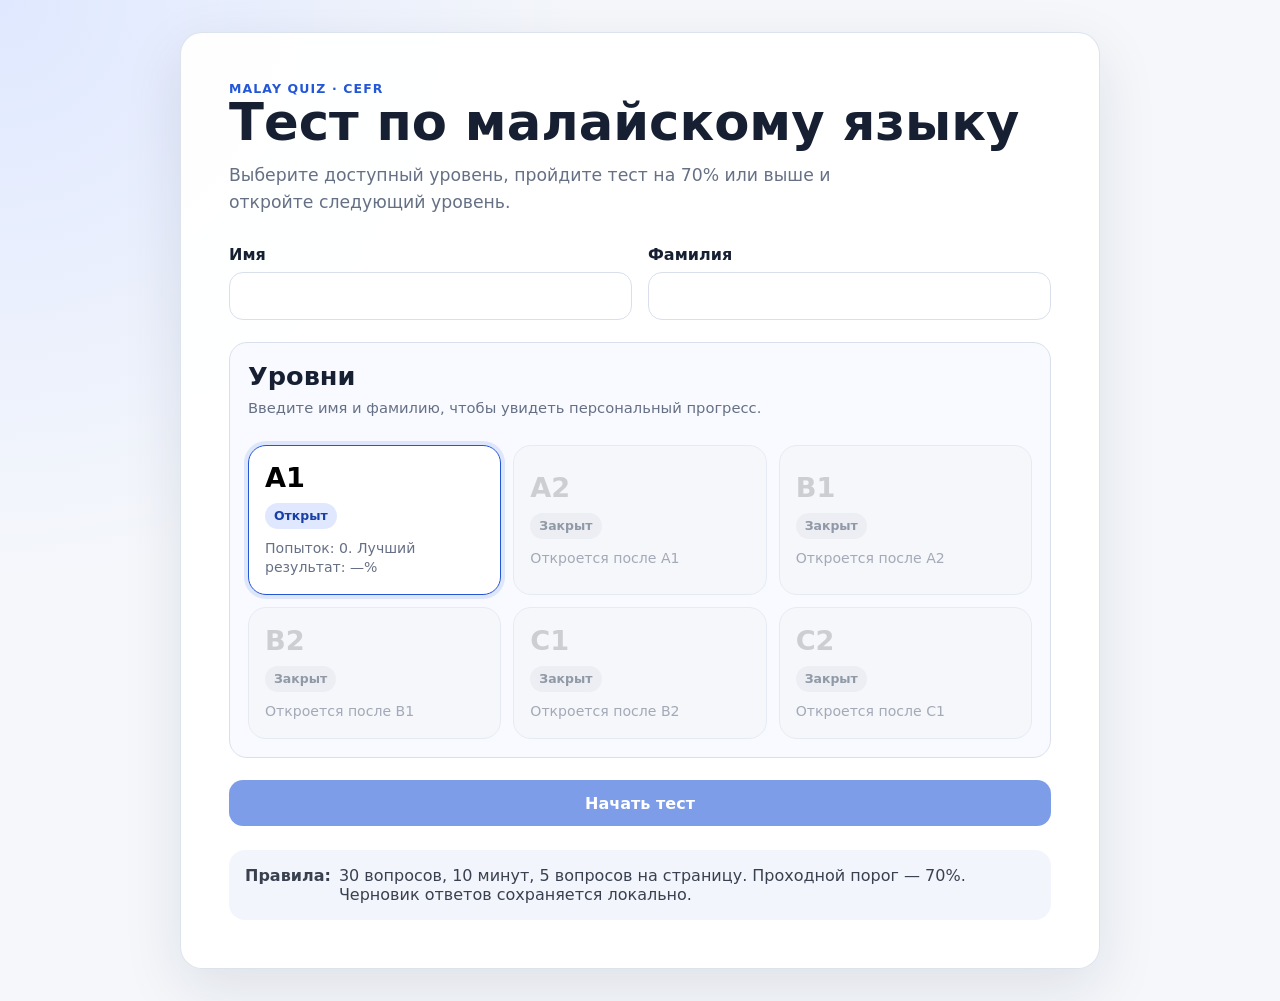
<file: index.html>
<!doctype html>
<html lang="ru">
<head>
  <meta charset="utf-8" />
  <meta name="viewport" content="width=device-width, initial-scale=1" />
  <title>Malay Quiz CEFR</title>
  <meta name="description" content="Malay Quiz — уровневые тесты A1, A2, B1, B2, C1, C2" />
  <link rel="stylesheet" href="style.css" />
</head>
<body>
  <main class="app-shell">
    <section id="startScreen" class="card start-card" aria-labelledby="startTitle">
      <div class="eyebrow">Malay Quiz · CEFR</div>
      <h1 id="startTitle">Тест по малайскому языку</h1>
      <p class="lead">Выберите доступный уровень, пройдите тест на 70% или выше и откройте следующий уровень.</p>

      <form id="studentForm" class="student-form" novalidate onsubmit="return false;">
        <div class="form-grid">
          <label>
            <span>Имя</span>
            <input id="firstNameInput" name="firstName" type="text" autocomplete="given-name" required minlength="2" />
          </label>
          <label>
            <span>Фамилия</span>
            <input id="lastNameInput" name="lastName" type="text" autocomplete="family-name" required minlength="2" />
          </label>
        </div>

        <section class="level-section" aria-labelledby="levelTitle">
          <div class="level-section-head">
            <div>
              <h2 id="levelTitle">Уровни</h2>
              <p id="progressHint" class="muted">Введите имя и фамилию, чтобы увидеть персональный прогресс.</p>
            </div>
            <button id="resetProgressBtn" class="ghost-btn" type="button" hidden>Сбросить прогресс</button>
          </div>
          <div id="levelGrid" class="level-grid" role="radiogroup" aria-label="Выбор уровня"></div>
        </section>

        <p id="startError" class="error-text" role="alert" hidden></p>
        <button id="startBtn" class="primary-btn" type="button">Начать тест</button>
      </form>

      <div class="rules">
        <strong>Правила:</strong>
        <span>30 вопросов, 10 минут, 5 вопросов на страницу. Проходной порог — 70%. Черновик ответов сохраняется локально.</span>
      </div>
    </section>

    <section id="quizScreen" class="quiz-layout" hidden>
      <aside class="side-panel card" aria-label="Статус теста">
        <div>
          <div class="muted">Участник</div>
          <strong id="studentNameLabel"></strong>
        </div>

        <div>
          <div class="muted">Уровень</div>
          <strong id="selectedLevelLabel"></strong>
        </div>

        <div class="timer-box" aria-live="polite">
          <div class="muted">Осталось</div>
          <div id="timer" class="timer">10:00</div>
        </div>

        <div>
          <div class="muted">Прогресс</div>
          <div class="progress-track" aria-hidden="true">
            <div id="progressBar" class="progress-bar"></div>
          </div>
          <div id="progressText" class="progress-text"></div>
        </div>

        <div id="questionNav" class="question-nav" aria-label="Навигация по вопросам"></div>
      </aside>

      <section class="card quiz-card" aria-labelledby="quizTitle">
        <div class="quiz-topline">
          <div>
            <div id="pageLabel" class="eyebrow"></div>
            <h2 id="quizTitle">Вопросы</h2>
          </div>
          <button id="clearDraftBtn" class="ghost-btn" type="button">Сбросить черновик</button>
        </div>

        <form id="quizForm" class="questions"></form>

        <div class="actions">
          <button id="prevBtn" class="secondary-btn" type="button">Назад</button>
          <button id="nextBtn" class="secondary-btn" type="button">Далее</button>
          <button id="submitBtn" class="primary-btn" type="button">Завершить тест</button>
        </div>
      </section>
    </section>
  </main>

  <div id="resultModal" class="modal" role="dialog" aria-modal="true" aria-labelledby="resultTitle" hidden>
    <div class="modal-panel card">
      <button id="closeModalBtn" class="modal-close" type="button" aria-label="Закрыть">×</button>
      <div id="saveStatus" class="save-status">Сохраняем результат…</div>
      <h2 id="resultTitle">Результат</h2>
      <div id="resultSummary" class="result-summary"></div>
      <div id="sectionBreakdown" class="section-breakdown"></div>
      <details class="review-block">
        <summary>Посмотреть ответы</summary>
        <div id="answerReview"></div>
      </details>
      <button id="restartBtn" class="primary-btn" type="button">Вернуться к уровням</button>
    </div>
  </div>

  <script src="script.js"></script>
</body>
</html>
</file>
<file: style.css>
:root {
  color-scheme: light;
  --bg: #f5f7fb;
  --card: #ffffff;
  --text: #172033;
  --muted: #667085;
  --line: #d9e0ec;
  --primary: #2357d8;
  --primary-dark: #173fa5;
  --success: #067647;
  --danger: #b42318;
  --warning: #b54708;
  --shadow: 0 20px 60px rgba(22, 32, 51, 0.10);
  --radius: 22px;
}

* { box-sizing: border-box; }
[hidden] { display: none !important; }
html { min-height: 100%; }
body {
  min-height: 100%;
  margin: 0;
  font-family: Inter, ui-sans-serif, system-ui, -apple-system, BlinkMacSystemFont, "Segoe UI", sans-serif;
  color: var(--text);
  background: radial-gradient(circle at top left, #dfe8ff 0, transparent 36rem), var(--bg);
}
button, input { font: inherit; }
button { cursor: pointer; }
button:disabled { cursor: not-allowed; opacity: 0.58; }

.app-shell { width: min(1180px, calc(100% - 32px)); margin: 32px auto; }
.card { background: rgba(255,255,255,0.94); border: 1px solid rgba(217,224,236,0.9); border-radius: var(--radius); box-shadow: var(--shadow); }
.start-card { max-width: 920px; margin: 0 auto; padding: clamp(24px, 5vw, 48px); }
.eyebrow { color: var(--primary); font-size: 0.78rem; font-weight: 800; letter-spacing: 0.09em; text-transform: uppercase; }
h1, h2, p { margin-top: 0; }
h1 { margin-bottom: 12px; font-size: clamp(2rem, 4vw, 3.4rem); line-height: 1.05; }
h2 { margin-bottom: 8px; font-size: clamp(1.25rem, 2vw, 1.7rem); }
.lead { max-width: 680px; color: var(--muted); font-size: 1.08rem; line-height: 1.6; }
.muted { color: var(--muted); font-size: 0.92rem; }

.student-form { display: grid; gap: 22px; margin-top: 28px; }
.form-grid { display: grid; grid-template-columns: repeat(2, minmax(0, 1fr)); gap: 16px; }
label span { display: block; margin-bottom: 8px; font-weight: 700; }
input[type="text"] { width: 100%; min-height: 48px; padding: 12px 14px; color: var(--text); background: #fff; border: 1px solid var(--line); border-radius: 14px; outline: none; }
input[type="text"]:focus { border-color: var(--primary); box-shadow: 0 0 0 4px rgba(35, 87, 216, 0.13); }

.level-section { padding: 18px; border: 1px solid var(--line); border-radius: 18px; background: #f8faff; }
.level-section-head { display: flex; align-items: flex-start; justify-content: space-between; gap: 14px; margin-bottom: 14px; }
.level-grid { display: grid; grid-template-columns: repeat(3, minmax(0, 1fr)); gap: 12px; }
.level-card { position: relative; min-height: 132px; padding: 16px; text-align: left; border: 1px solid var(--line); border-radius: 18px; background: #fff; transition: transform 0.16s ease, border-color 0.16s ease, box-shadow 0.16s ease; }
.level-card:not(:disabled):hover { transform: translateY(-2px); border-color: var(--primary); box-shadow: 0 12px 28px rgba(35, 87, 216, 0.12); }
.level-card[aria-checked="true"] { border-color: var(--primary); box-shadow: 0 0 0 4px rgba(35, 87, 216, 0.12); }
.level-card.locked { background: #f4f5f7; }
.level-name { display: block; font-size: 1.7rem; font-weight: 900; }
.level-status { display: inline-flex; align-items: center; min-height: 26px; margin: 10px 0; padding: 4px 9px; border-radius: 999px; font-size: 0.78rem; font-weight: 800; }
.level-status.open { color: #173fa5; background: #dfe8ff; }
.level-status.passed { color: var(--success); background: #dcfae6; }
.level-status.locked { color: #475467; background: #e4e7ec; }
.level-meta { display: block; color: var(--muted); font-size: 0.88rem; line-height: 1.4; }

.rules { display: flex; gap: 8px; margin-top: 24px; padding: 16px; color: #394150; background: #f2f5fb; border-radius: 16px; }
.error-text { margin: 0; color: var(--danger); font-weight: 700; }
.primary-btn, .secondary-btn, .ghost-btn { min-height: 46px; padding: 11px 18px; border-radius: 14px; border: 1px solid transparent; font-weight: 800; }
.primary-btn { color: #fff; background: var(--primary); }
.primary-btn:hover:not(:disabled) { background: var(--primary-dark); }
.secondary-btn { color: var(--primary); background: #fff; border-color: #b9c7f7; }
.ghost-btn { color: #344054; background: transparent; border-color: var(--line); }

.quiz-layout { display: grid; grid-template-columns: 300px minmax(0, 1fr); gap: 20px; align-items: start; }
.side-panel { position: sticky; top: 20px; display: grid; gap: 22px; padding: 22px; }
.timer-box { padding: 16px; background: #f2f5fb; border-radius: 16px; }
.timer { font-size: 2.2rem; font-weight: 900; letter-spacing: -0.04em; }
.timer.low { color: var(--danger); }
.progress-track { height: 10px; margin: 9px 0 7px; overflow: hidden; background: #e9eef8; border-radius: 999px; }
.progress-bar { width: 0%; height: 100%; background: var(--primary); transition: width 0.2s ease; }
.progress-text { color: var(--muted); font-size: 0.9rem; }
.question-nav { display: grid; grid-template-columns: repeat(5, 1fr); gap: 8px; }
.nav-dot { width: 100%; aspect-ratio: 1; border: 1px solid var(--line); border-radius: 12px; color: #475467; background: #fff; font-weight: 800; }
.nav-dot.active { color: #fff; background: var(--primary); border-color: var(--primary); }
.nav-dot.answered:not(.active) { color: var(--success); background: #ecfdf3; border-color: #abefc6; }

.quiz-card { padding: clamp(18px, 3vw, 32px); }
.quiz-topline { display: flex; align-items: flex-start; justify-content: space-between; gap: 16px; margin-bottom: 18px; }
.questions { display: grid; gap: 16px; }
.question-card { padding: 18px; border: 1px solid var(--line); border-radius: 18px; background: #fff; }
.question-head { display: flex; gap: 12px; justify-content: space-between; margin-bottom: 14px; }
.question-title { font-weight: 850; line-height: 1.5; }
.points-pill { flex: none; height: fit-content; padding: 4px 8px; border-radius: 999px; color: #344054; background: #eef2f7; font-size: 0.78rem; font-weight: 800; }
.options { display: grid; gap: 10px; }
.option-label { display: flex; gap: 10px; align-items: flex-start; padding: 12px; border: 1px solid var(--line); border-radius: 14px; background: #fcfcfd; cursor: pointer; }
.option-label:has(input:checked) { border-color: var(--primary); background: #f3f6ff; }
.text-answer { max-width: 520px; }
.actions { display: flex; justify-content: flex-end; gap: 12px; margin-top: 22px; }

.modal { position: fixed; inset: 0; z-index: 20; display: grid; place-items: center; padding: 20px; background: rgba(15, 23, 42, 0.58); }
.modal[hidden] { display: none; }
.modal-panel { position: relative; width: min(780px, 100%); max-height: min(92vh, 900px); overflow: auto; padding: clamp(22px, 4vw, 36px); }
.modal-close { position: absolute; top: 14px; right: 14px; width: 38px; height: 38px; border: 1px solid var(--line); border-radius: 12px; background: #fff; font-size: 1.4rem; }
.save-status { display: inline-flex; margin-bottom: 14px; padding: 7px 10px; border-radius: 999px; color: #344054; background: #eef2f7; font-size: 0.86rem; font-weight: 800; }
.save-status.ok { color: var(--success); background: #dcfae6; }
.save-status.fail { color: var(--warning); background: #fef0c7; }
.result-summary { display: grid; grid-template-columns: repeat(4, minmax(0, 1fr)); gap: 12px; margin: 18px 0; }
.metric { padding: 14px; border: 1px solid var(--line); border-radius: 16px; background: #f8faff; }
.metric strong { display: block; font-size: 1.35rem; }
.pass-banner { padding: 14px 16px; border-radius: 16px; font-weight: 850; }
.pass-banner.pass { color: var(--success); background: #dcfae6; }
.pass-banner.fail { color: var(--danger); background: #fee4e2; }
.section-breakdown { display: grid; gap: 8px; margin-bottom: 18px; }
.section-row { display: flex; justify-content: space-between; gap: 12px; padding: 10px 0; border-bottom: 1px solid var(--line); }
.review-block { margin: 18px 0; }
.review-block summary { cursor: pointer; font-weight: 850; }
.review-item { margin-top: 12px; padding: 12px; border: 1px solid var(--line); border-radius: 14px; }
.review-item.correct { border-color: #abefc6; background: #f6fef9; }
.review-item.incorrect { border-color: #fecdca; background: #fffbfa; }

@media (max-width: 900px) {
  .quiz-layout { grid-template-columns: 1fr; }
  .side-panel { position: static; }
  .result-summary, .level-grid { grid-template-columns: repeat(2, minmax(0, 1fr)); }
}
@media (max-width: 620px) {
  .app-shell { width: min(100% - 20px, 1180px); margin: 10px auto; }
  .form-grid, .result-summary, .level-grid { grid-template-columns: 1fr; }
  .quiz-topline, .level-section-head, .rules { flex-direction: column; }
  .actions { flex-wrap: wrap; }
  .actions button { flex: 1 1 140px; }
}
</file>
